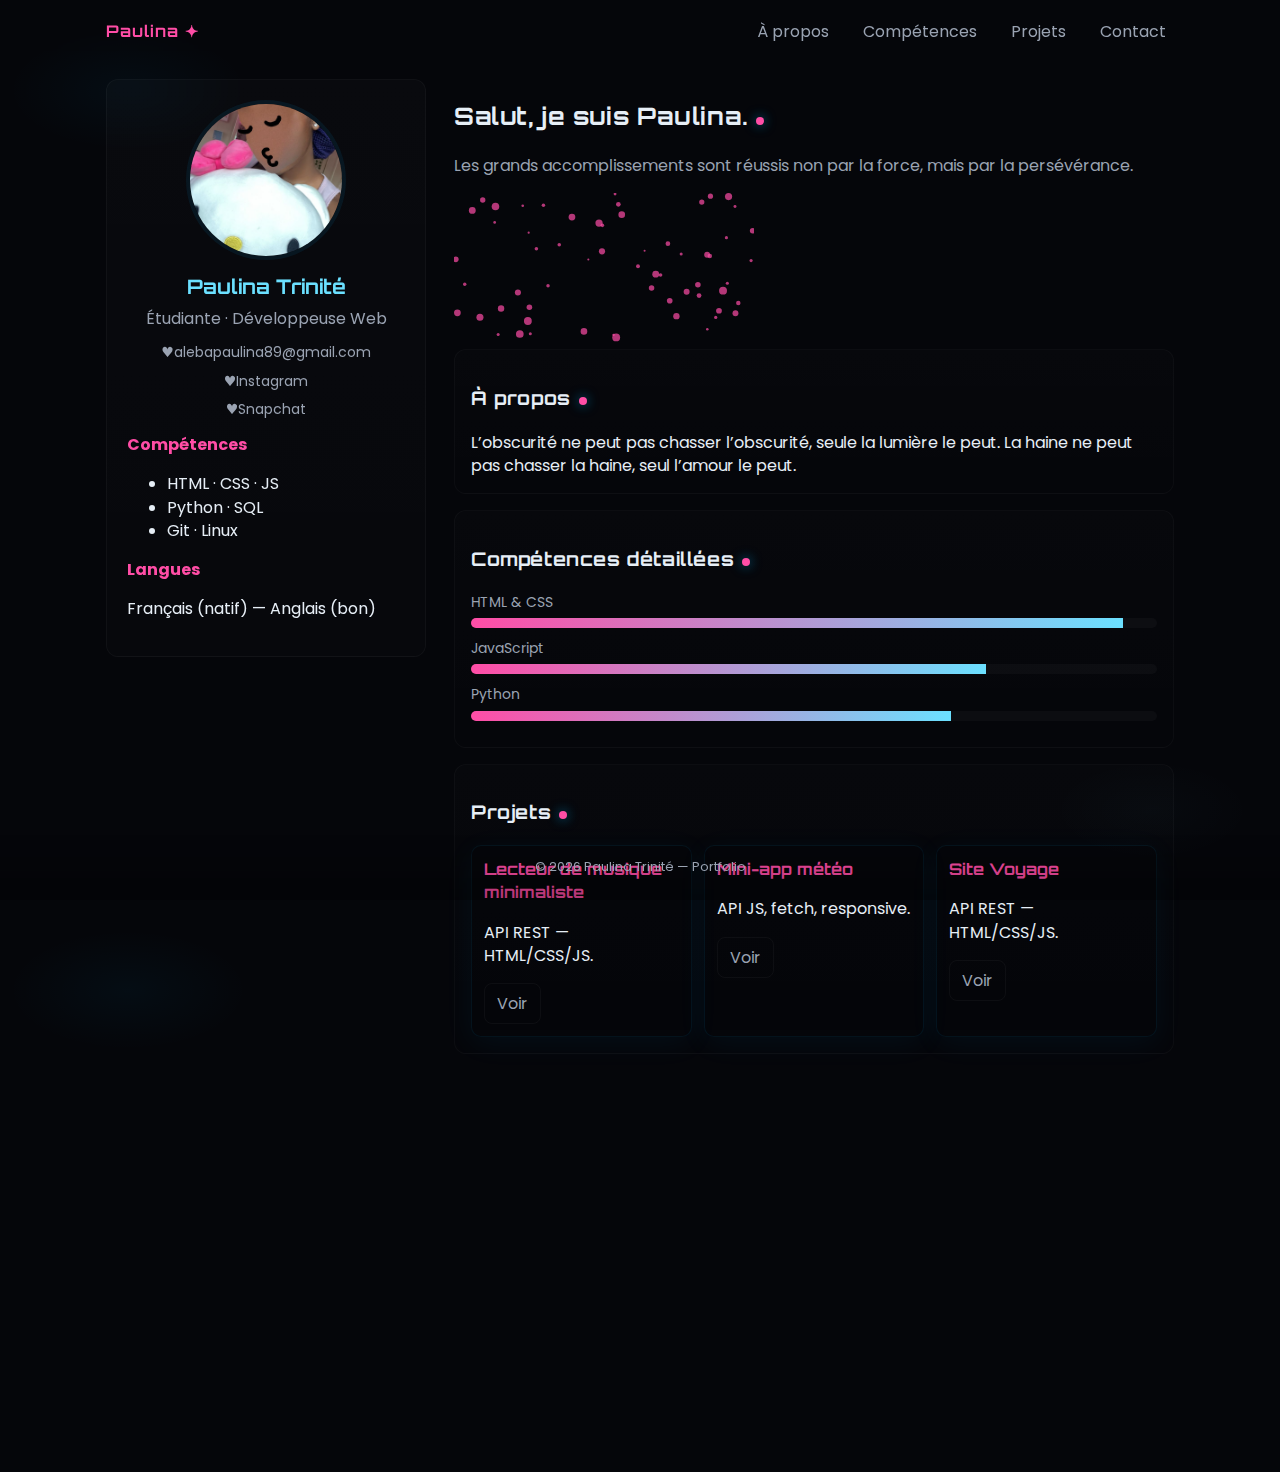
<file: projet/index.html>
<!DOCTYPE html>
<html lang="fr">
<head>
  <meta charset="utf-8" />
  <meta name="viewport" content="width=device-width, initial-scale=1" />
  <title>Paulina Trinité — Portfolio</title>

  <link href="https://fonts.googleapis.com/css2?family=Orbitron:wght@400;700&family=Poppins:wght@300;400;600&display=swap" rel="stylesheet" />


  <link rel="stylesheet" href="style.css" />

  <meta name="description" content="Portfolio de Paulina Trinité. CV en ligne, projets, contact." />
</head>
<body>
  <header class="site-header" id="top">
    <nav class="nav">
      <a class="logo" href="#top">Paulina ✦</a>
      <ul class="nav-links">
        <li><a href="#about">À propos</a></li>
        <li><a href="#skills">Compétences</a></li>
        <li><a href="#projects">Projets</a></li>
        <li><a href="#contact">Contact</a></li>
      </ul>
      <button class="nav-toggle" aria-label="Ouvrir le menu">☰</button>
    </nav>
  </header>

  <main class="container">
    <section class="hero">
      <div class="hero-left glass">
        <img class="avatar" src="image/téléchargement (4).jpg" alt="Photo de Paulina" />
        <h1 class="name">Paulina Trinité</h1>
        <p class="role">Étudiante · Développeuse Web</p>
        <div class="contact-mini">
          <a href="mailto:alebapaulina89@gmail.com">♥alebapaulina89@gmail.com</a>
          <a href="https://www.instagram.com/li_naalb?igsh=ZHpsbHFmYWc4bWs%3D&utm_source=qr" target="_blank">♥Instagram</a>
          <a href="https://snapchat.com/t/KpWpgwNT" target="_blank">♥Snapchat</a>
        </div>

        <div class="skills-compact">
          <h4>Compétences</h4>
          <ul>
            <li>HTML · CSS · JS</li>
            <li>Python · SQL</li>
            <li>Git · Linux</li>
          </ul>
        </div>

        <div class="lang">
          <h4>Langues</h4>
          <p>Français (natif) — Anglais (bon)</p>
        </div>
      </div>

      <div class="hero-right">
        <div class="intro">
          <h2>Salut, je suis Paulina.</h2>
          <p class="lead">Les grands accomplissements sont réussis non par la force, mais par la persévérance.</p>
        </div>

        <div class="animation-box">
          <canvas id="animationCanvas"></canvas>
        </div>

        <section id="about" class="about card">
          <h3>À propos</h3>
          <p>L’obscurité ne peut pas chasser l’obscurité, seule la lumière le peut. La haine ne peut pas chasser la haine, seul l’amour le peut.</p>
        </section>

        <section id="skills" class="card">
          <h3>Compétences détaillées</h3>

          <div class="skill">
            <label>HTML & CSS</label>
            <div class="bar"><span style="--v:95%"></span></div>
          </div>

          <div class="skill">
            <label>JavaScript</label>
            <div class="bar"><span style="--v:75%"></span></div>
          </div>

          <div class="skill">
            <label>Python</label>
            <div class="bar"><span style="--v:70%"></span></div>
          </div>
        </section>

        <section id="projects" class="card projects">
          <h3>Projets</h3>
          <div class="project-grid">
            <article class="project" tabindex="0">
              <h4>Lecteur de musique minimaliste</h4>
              <p>API REST — HTML/CSS/JS.</p>
              <a class="btn" href="file:///C:/Users/aleba/OneDrive/Documents/Lecteur%20de%20musique%20minimaliste/index.html" aria-label="Voir projet">Voir</a>
            </article>

            <article class="project" tabindex="0">
              <h4>Mini-app météo</h4>
              <p>API JS, fetch, responsive.</p>
              <a class="btn" href="file:///C:/Users/aleba/OneDrive/Documents/M%C3%A9t%C3%A9o%20app/index.html">Voir</a>
            </article>

            <article class="project" tabindex="0">
              <h4>Site Voyage</h4>
              <p>API REST — HTML/CSS/JS.</p>
              <a class="btn" href="file:///C:/Users/aleba/OneDrive/Documents/site%20el%C3%A8ves/Agence%20de%20Voyage/index.html">Voir</a>
            </article>
          </div>
        </section>

        <section id="contact" class="card contact-card">
          <h3>Contact</h3>
          <form id="contactForm" novalidate>
            <div class="form-row">
              <label for="name">Nom</label>
              <input id="name" name="name" type="text" required maxlength="60" placeholder="Paulina" />
            </div>

            <div class="form-row">
              <label for="email">Email</label>
              <input id="email" name="email" type="email" required placeholder="paulina@example.com" />
            </div>

            <div class="form-row">
              <label for="message">Message</label>
              <textarea id="message" name="message" rows="4" required placeholder="Écris ton message..."></textarea>
            </div>

            <div class="form-actions">
              <button type="submit" class="primary">Envoyer</button>
              <button type="reset" class="ghost">Réinitialiser</button>
            </div>
            
            <p id="formMsg" class="form-msg" role="status" aria-live="polite"></p>    
          </form>
        </section>
      </div>
    </section>
  </main>

  <footer class="site-footer">
    <p>© <span id="year"></span> Paulina Trinité — Portfolio</p>
  </footer>

  <script> 
    document.getElementById('year').textContent = new Date().getFullYear();

    const navToggle = document.querySelector('.nav-toggle');
    const navLinks = document.querySelector('.nav-links');
    navToggle.addEventListener('click', () => navLinks.classList.toggle('open'));

    const observer = new IntersectionObserver((entries) => {
      entries.forEach((e) => {
        if (e.isIntersecting) e.target.classList.add('reveal');
      });
    }, { threshold: 0.15 });
    document.querySelectorAll('.card, .project').forEach((el) => observer.observe(el));

    const form = document.getElementById('contactForm');
    const formMsg = document.getElement

    const canvas = document.getElementById('animationCanvas');
const ctx = canvas.getContext('2d');

canvas.width = canvas.offsetWidth;
canvas.height = canvas.offsetHeight;

let particles = [];
for (let i = 0; i < 60; i++) {
  particles.push({
    x: Math.random() * canvas.width,
    y: Math.random() * canvas.height,
    r: Math.random() * 3 + 1,
    dx: (Math.random() - 0.5) * 1.5,
    dy: (Math.random() - 0.5) * 1.5
  });
}

function animateParticles() {
  ctx.clearRect(0, 0, canvas.width, canvas.height);
  particles.forEach(p => {
    ctx.beginPath();
    ctx.arc(p.x, p.y, p.r, 0, Math.PI * 2);
    ctx.fillStyle = 'rgba(255,77,166,0.7)';
    ctx.fill();

    p.x += p.dx;
    p.y += p.dy;

    if (p.x < 0 || p.x > canvas.width) p.dx *= -1;
    if (p.y < 0 || p.y > canvas.height) p.dy *= -1;
  });
  requestAnimationFrame(animateParticles);
}

animateParticles();
  </script>
</body>
</html>
</file>
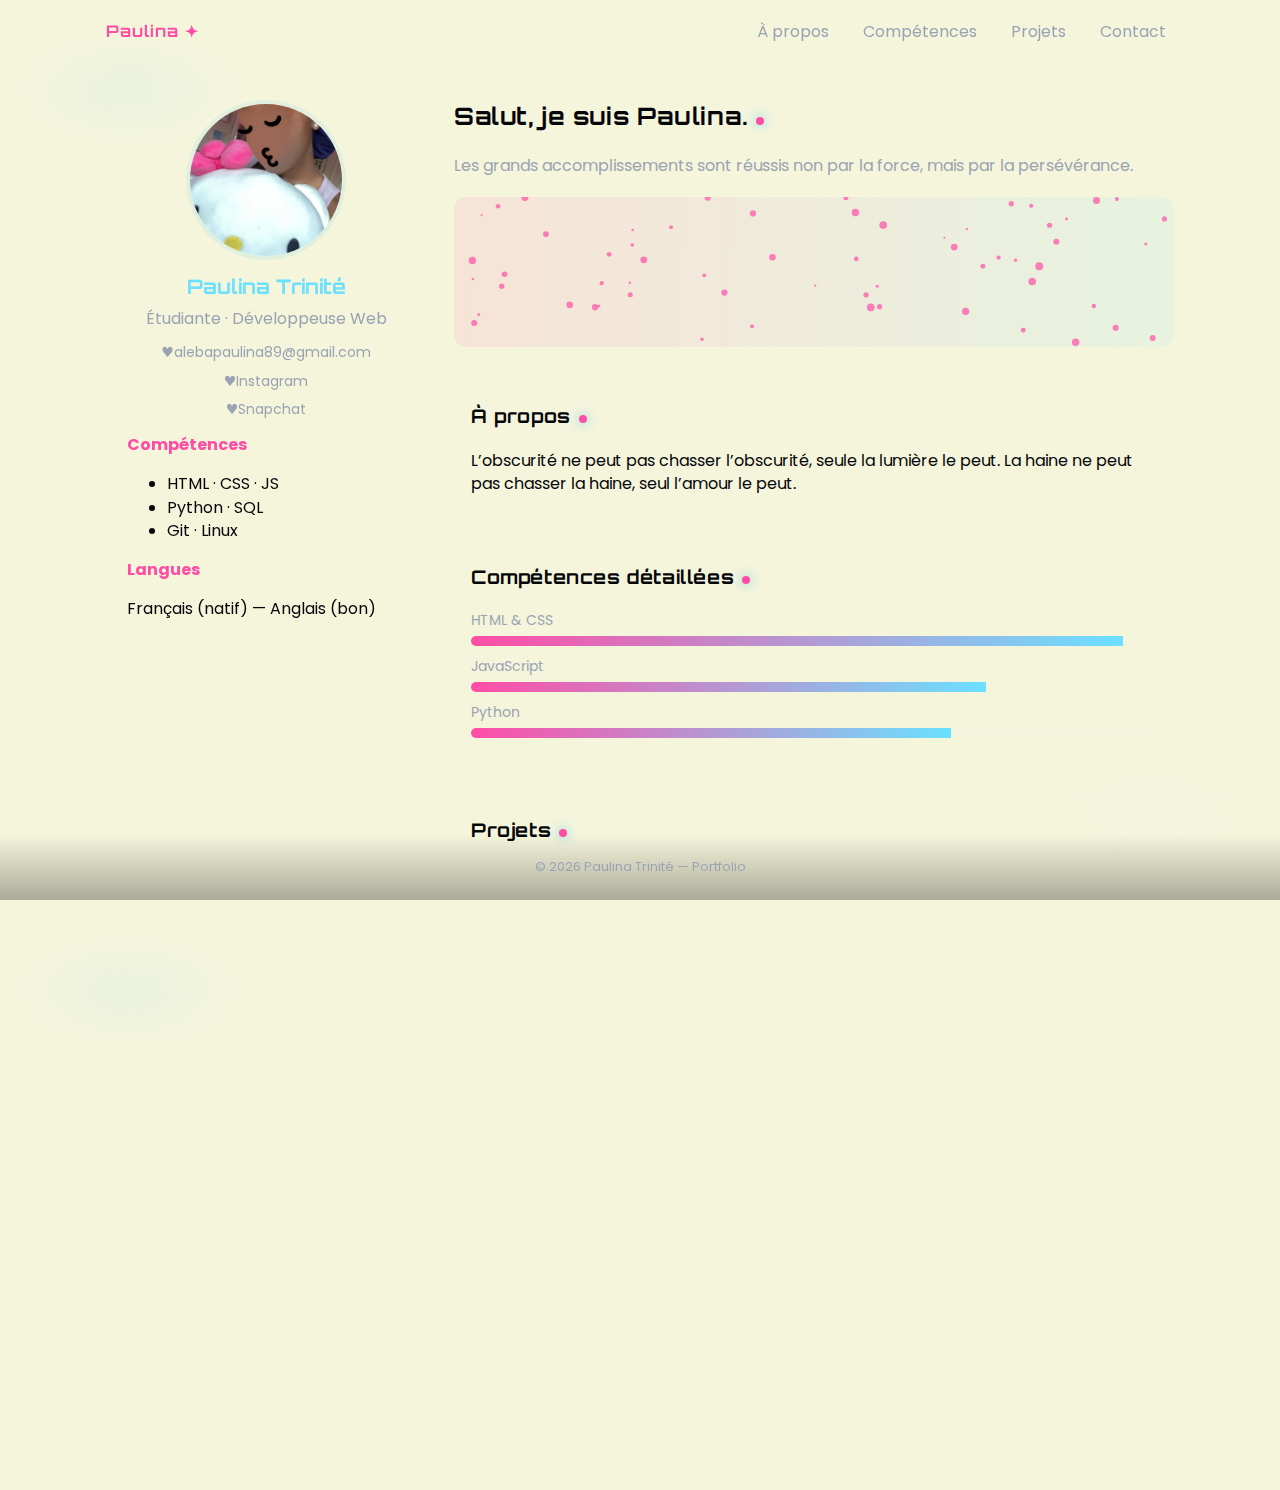
<file: page_accueil.html>
<!DOCTYPE html>
<html lang="fr">
<head>
  <meta charset="utf-8" />
  <meta name="viewport" content="width=device-width, initial-scale=1" />
  <title>Paulina Trinité — Portfolio</title>

  <link href="https://fonts.googleapis.com/css2?family=Orbitron:wght@400;700&family=Poppins:wght@300;400;600&display=swap" rel="stylesheet" />


  <link rel="stylesheet" href="style.css" />

  <meta name="description" content="Portfolio de Paulina Trinité. CV en ligne, projets, contact." />
</head>
<body>
  <header class="site-header" id="top">
    <nav class="nav">
      <a class="logo" href="#top">Paulina ✦</a>
      <ul class="nav-links">
        <li><a href="#about">À propos</a></li>
        <li><a href="#skills">Compétences</a></li>
        <li><a href="#projects">Projets</a></li>
        <li><a href="#contact">Contact</a></li>
      </ul>
      <button class="nav-toggle" aria-label="Ouvrir le menu">☰</button>
    </nav>
  </header>

  <main class="container">
    <section class="hero">
      <div class="hero-left glass">
        <img class="avatar" src="image/téléchargement (4).jpg" alt="Photo de Paulina" />
        <h1 class="name">Paulina Trinité</h1>
        <p class="role">Étudiante · Développeuse Web</p>
        <div class="contact-mini">
          <a href="mailto:alebapaulina89@gmail.com">♥alebapaulina89@gmail.com</a>
          <a href="https://www.instagram.com/li_naalb?igsh=ZHpsbHFmYWc4bWs%3D&utm_source=qr" target="_blank">♥Instagram</a>
          <a href="https://snapchat.com/t/KpWpgwNT" target="_blank">♥Snapchat</a>
        </div>

        <div class="skills-compact">
          <h4>Compétences</h4>
          <ul>
            <li>HTML · CSS · JS</li>
            <li>Python · SQL</li>
            <li>Git · Linux</li>
          </ul>
        </div>

        <div class="lang">
          <h4>Langues</h4>
          <p>Français (natif) — Anglais (bon)</p>
        </div>
      </div>

      <div class="hero-right">
        <div class="intro">
          <h2>Salut, je suis Paulina.</h2>
          <p class="lead">Les grands accomplissements sont réussis non par la force, mais par la persévérance.</p>
        </div>

        <div class="animation-box">
          <canvas id="animationCanvas"></canvas>
        </div>

        <section id="about" class="about card">
          <h3>À propos</h3>
          <p>L’obscurité ne peut pas chasser l’obscurité, seule la lumière le peut. La haine ne peut pas chasser la haine, seul l’amour le peut.</p>
        </section>

        <section id="skills" class="card">
          <h3>Compétences détaillées</h3>

          <div class="skill">
            <label>HTML & CSS</label>
            <div class="bar"><span style="--v:95%"></span></div>
          </div>

          <div class="skill">
            <label>JavaScript</label>
            <div class="bar"><span style="--v:75%"></span></div>
          </div>

          <div class="skill">
            <label>Python</label>
            <div class="bar"><span style="--v:70%"></span></div>
          </div>
        </section>

        <section id="projects" class="card projects">
          <h3>Projets</h3>
          <div class="project-grid">
            <article class="project" tabindex="0">
              <h4>Lecteur de musique minimaliste</h4>
              <p>API REST — HTML/CSS/JS.</p>
              <a class="btn" href="file:///C:/Users/aleba/OneDrive/Documents/Lecteur%20de%20musique%20minimaliste/page_d'accueil.html" aria-label="Voir projet">Voir</a>
            </article>

            <article class="project" tabindex="0">
              <h4>Mini-app météo</h4>
              <p>API JS, fetch, responsive.</p>
              <a class="btn" href="file:///C:/Users/aleba/OneDrive/Documents/M%C3%A9t%C3%A9o%20app/page_accueil.html">Voir</a>
            </article>

            <article class="project" tabindex="0">
              <h4>Site Voyage</h4>
              <p>API REST — HTML/CSS/JS.</p>
              <a class="btn" href="file:///C:/Users/aleba/OneDrive/Documents/site%20el%C3%A8ves/Agence%20de%20Voyage/page_accueil.html">Voir</a>
            </article>
          </div>
        </section>

        <section id="contact" class="card contact-card">
          <h3>Contact</h3>
          <form id="contactForm" novalidate>
            <div class="form-row">
              <label for="name">Nom</label>
              <input id="name" name="name" type="text" required maxlength="60" placeholder="Paulina" />
            </div>

            <div class="form-row">
              <label for="email">Email</label>
              <input id="email" name="email" type="email" required placeholder="paulina@example.com" />
            </div>

            <div class="form-row">
              <label for="message">Message</label>
              <textarea id="message" name="message" rows="4" required placeholder="Écris ton message..."></textarea>
            </div>

            <div class="form-actions">
              <button type="submit" class="primary">Envoyer</button>
              <button type="reset" class="ghost">Réinitialiser</button>
            </div>
            
            <p id="formMsg" class="form-msg" role="status" aria-live="polite"></p>    
          </form>
        </section>
      </div>
    </section>
  </main>

  <footer class="site-footer">
    <p>© <span id="year"></span> Paulina Trinité — Portfolio</p>
  </footer>

  <script> 
    document.getElementById('year').textContent = new Date().getFullYear();

    const navToggle = document.querySelector('.nav-toggle');
    const navLinks = document.querySelector('.nav-links');
    navToggle.addEventListener('click', () => navLinks.classList.toggle('open'));

    const observer = new IntersectionObserver((entries) => {
      entries.forEach((e) => {
        if (e.isIntersecting) e.target.classList.add('reveal');
      });
    }, { threshold: 0.15 });
    document.querySelectorAll('.card, .project').forEach((el) => observer.observe(el));

    const form = document.getElementById('contactForm');
    const formMsg = document.getElement

    const canvas = document.getElementById('animationCanvas');
const ctx = canvas.getContext('2d');

canvas.width = canvas.offsetWidth;
canvas.height = canvas.offsetHeight;

let particles = [];
for (let i = 0; i < 60; i++) {
  particles.push({
    x: Math.random() * canvas.width,
    y: Math.random() * canvas.height,
    r: Math.random() * 3 + 1,
    dx: (Math.random() - 0.5) * 1.5,
    dy: (Math.random() - 0.5) * 1.5
  });
}

function animateParticles() {
  ctx.clearRect(0, 0, canvas.width, canvas.height);
  particles.forEach(p => {
    ctx.beginPath();
    ctx.arc(p.x, p.y, p.r, 0, Math.PI * 2);
    ctx.fillStyle = 'rgba(255,77,166,0.7)';
    ctx.fill();

    p.x += p.dx;
    p.y += p.dy;

    if (p.x < 0 || p.x > canvas.width) p.dx *= -1;
    if (p.y < 0 || p.y > canvas.height) p.dy *= -1;
  });
  requestAnimationFrame(animateParticles);
}

animateParticles();
  </script>
</body>
</html>
</file>
<file: projet/style.css>
:root{
    --bg:#05060a;
    --card:#0b0f18;
    --glass: rgba(255,255,255,0.03);
    --accent:#ff4da6;
    --accent-2:#6be0ff;
    --muted:#9aa3b2;
    --radius:12px;
    --maxw:1100px;
    --transition:300ms;
}

*{box-sizing:border-box}
html,body{height:100%}
body{
    margin:0;
    font-family:"Poppins",system-ui,Arial;
    background: radial-gradient(1200px 600px at 10% 10%, rgba(0,176,255,0.04), transparent 10%),
                radial-gradient(1000px 500px at 90% 90%, rgba(107,224,255,0.02), transparent 10%),
                var(--bg);
    color:#e6eef6;
    -webkit-font-smoothing:antialiased;
    -moz-osx-font-smoothing:grayscale;
    line-height:1.45;
    padding-bottom:80px;
}

.site-header{position:sticky;top:0;z-index:50;backdrop-filter: blur(6px)}
.nav{max-width:var(--maxw);margin:12px auto;display:flex;align-items:center;justify-content:space-between;padding:8px 16px}
.logo{font-family:"Orbitron";letter-spacing:1px;color:var(--accent);text-decoration:none;font-weight:700}
.nav-links{display:flex;gap:18px;list-style:none;margin:0;padding:0}
.nav-links a{color:var(--muted);text-decoration:none;padding:8px;border-radius:8px;transition:color var(--transition), transform var(--transition)}
.nav-links a:hover{color:var(--accent);transform:translateY(-2px)}
.nav-toggle{display:none;background:none;border:1px solid rgba(255,255,255,0.04);color:var(--muted);padding:8px;border-radius:8px}

.container{max-width:var(--maxw);margin:28px auto;padding:0 16px}
.hero{display:grid;grid-template-columns:320px 1fr;gap:28px;align-items:start}
.glass{background:linear-gradient(180deg, rgba(255,255,255,0.02), rgba(255,255,255,0.01));border:1px solid rgba(255,255,255,0.04);padding:20px;border-radius:var(--radius);backdrop-filter: blur(6px)}

.avatar{width:160px;height:160px;border-radius:50%;object-fit:cover;border:4px solid rgba(0,176,255,0.08);display:block;margin:0 auto 12px}
.name{text-align:center;margin:0;font-family:"Orbitron";font-size:20px;color:var(--accent-2)}
.role{text-align:center;margin:6px 0 12px;color:var(--muted)}
.contact-mini{display:flex;flex-direction:column;gap:8px;text-align:center}
.contact-mini a{color:var(--muted);text-decoration:none;font-size:14px}
.skills-compact, .lang{margin-top:14px}
.skills-compact h4, .lang h4{margin:0 0 8px;color:var(--accent)}

.hero-right .intro{margin-bottom:16px}
.lead{color:var(--muted);margin-top:6px}
.card{background:linear-gradient(180deg, rgba(255,255,255,0.01), rgba(255,255,255,0.005));border-radius:12px;padding:16px;margin-bottom:16px;border:1px solid rgba(255,255,255,0.03);opacity:0;transform:translateY(10px);transition:all 560ms ease}
.card.reveal{opacity:1;transform:none}
.about p{margin:0}

.skill{margin:10px 0}
.skill label{display:block;font-size:14px;color:var(--muted);margin-bottom:6px}
.bar{background:rgba(255,255,255,0.03);height:10px;border-radius:999px;overflow:hidden}
.bar span{display:block;height:100%;width:var(--v,50%);background:linear-gradient(90deg,var(--accent),var(--accent-2));transition:width 900ms ease}

.projects .project-grid{display:grid;grid-template-columns:repeat(auto-fit,minmax(200px,1fr));gap:12px}
.project{padding:12px;border-radius:10px;border:1px solid rgba(255,255,255,0.02);background:linear-gradient(180deg, rgba(0,0,0,0.06), transparent);opacity:0;transform:translateY(10px);transition:all 560ms}
.project.reveal, .project:focus, .project:hover{opacity:1;transform:none;box-shadow:0 6px 30px rgba(0,176,255,0.06);border-color:rgba(0,176,255,0.08)}
.project h4{margin:0 0 6px;font-family:"Orbitron";color:var(--accent)}
.btn{display:inline-block;padding:8px 12px;border-radius:8px;text-decoration:none;background:transparent;border:1px solid rgba(255,255,255,0.04);color:var(--muted);transition:all var(--transition)}
.btn:hover{background:linear-gradient(90deg,var(--accent),var(--accent-2));color:#021328;border-color:transparent;transform:translateY(-3px)}

* Contact form */
.contact-card form{display:grid;gap:12px}
.form-row label{display:block;font-size:13px;color:var(--muted);margin-bottom:6px}
.form-row input, .form-row textarea{width:100%;padding:10px;border-radius:8px;border:1px solid rgba(255,255,255,0.04);background:transparent;color:inherit;outline:none}
.form-actions{display:flex;gap:10px}
.primary{background:linear-gradient(90deg,var(--accent),var(--accent-2));border:none;padding:10px 14px;border-radius:8px;color:#021328;cursor:pointer}
.ghost{background:transparent;border:1px solid rgba(255,255,255,0.06);padding:10px;border-radius:8px;color:var(--muted);cursor:pointer}
.form-msg{margin-top:6px;font-size:14px;color:var(--muted)}
.form-msg.error{color:#ff7b7b}

.site-footer{text-align:center;color:var(--muted);position:fixed;left:0;right:0;bottom:0;padding:10px 0;background:linear-gradient(180deg, transparent, rgba(0,0,0,0.3));font-size:13px}

@media (max-width:900px){
  .hero{grid-template-columns:1fr;gap:18px}
  .nav-links{display:none;position:absolute;right:16px;top:60px;background:var(--card);padding:10px;border-radius:8px;flex-direction:column}
  .nav-links.open{display:flex}
  .nav-toggle{display:inline-block}
  .site-footer{position:static;margin-top:24px}
}

a:focus, button:focus, .project:focus {outline:3px solid rgba(0,176,255,0.12);outline-offset:3px}

h2, h3 {font-family:"Orbitron";letter-spacing:0.6px}
h2::after, h3::after{
  content:"";
  display:inline-block;
  width:8px;height:8px;margin-left:8px;border-radius:50%;
  background:var(--accent);
  box-shadow:0 0 12px rgba(0,176,255,0.6),0 0 24px rgba(107,224,255,0.12);
  animation:blink 2s infinite;
}
@keyframes blink{
  0%,40%{opacity:1;transform:translateY(0)}
  50%{opacity:0.2;transform:translateY(-3px)}
  100%{opacity:1;transform:none}
}
</file>
<file: style.css>
:root{
    --bg:#F5F5DC;
    --card:#0b0f18;
    --glass: rgba(255,255,255,0.03);
    --accent:#ff4da6;
    --accent-2:#6be0ff;
    --muted:#9aa3b2;
    --radius:12px;
    --maxw:1100px;
    --transition:300ms;
}

.animation-bottom-left{
  position: fixed; 
  bottom: -2px;
  left: 0;
}

*{box-sizing:border-box}
html,body{height:100%}
body{
    margin:0;
    font-family:"Poppins",system-ui,Arial;
    background: radial-gradient(1200px 600px at 10% 10%, rgba(0,176,255,0.04), transparent 10%),
                radial-gradient(1000px 500px at 90% 90%, rgba(107,224,255,0.02), transparent 10%),
                var(--bg);
    color:#05060a;
    -webkit-font-smoothing:antialiased;
    -moz-osx-font-smoothing:grayscale;
    line-height:1.45;
    padding-bottom:80px;
}

.site-header{position:sticky;top:0;z-index:50;backdrop-filter: blur(6px)}
.nav{max-width:var(--maxw);margin:12px auto;display:flex;align-items:center;justify-content:space-between;padding:8px 16px}
.logo{font-family:"Orbitron";letter-spacing:1px;color:var(--accent);text-decoration:none;font-weight:700}
.nav-links{display:flex;gap:18px;list-style:none;margin:0;padding:0}
.nav-links a{color:var(--muted);text-decoration:none;padding:8px;border-radius:8px;transition:color var(--transition), transform var(--transition)}
.nav-links a:hover{color:var(--accent);transform:translateY(-2px)}
.nav-toggle{display:none;background:none;border:1px solid rgba(255,255,255,0.04);color:var(--muted);padding:8px;border-radius:8px}

.container{max-width:var(--maxw);margin:28px auto;padding:0 16px}
.hero{display:grid;grid-template-columns:320px 1fr;gap:28px;align-items:start}
.glass{background:linear-gradient(180deg, rgba(255,255,255,0.02), rgba(255,255,255,0.01));border:1px solid rgba(255,255,255,0.04);padding:20px;border-radius:var(--radius);backdrop-filter: blur(6px)}

.avatar{width:160px;height:160px;border-radius:50%;object-fit:cover;border:4px solid rgba(0,176,255,0.08);display:block;margin:0 auto 12px}
.name{text-align:center;margin:0;font-family:"Orbitron";font-size:20px;color:var(--accent-2)}
.role{text-align:center;margin:6px 0 12px;color:var(--muted)}
.contact-mini{display:flex;flex-direction:column;gap:8px;text-align:center}
.contact-mini a{color:var(--muted);text-decoration:none;font-size:14px}
.skills-compact, .lang{margin-top:14px}
.skills-compact h4, .lang h4{margin:0 0 8px;color:var(--accent)}

.hero-right .intro{margin-bottom:16px}
.lead{color:var(--muted);margin-top:6px}
.card{background:linear-gradient(180deg, rgba(255,255,255,0.01), rgba(255,255,255,0.005));border-radius:12px;padding:16px;margin-bottom:16px;border:1px solid rgba(255,255,255,0.03);opacity:0;transform:translateY(10px);transition:all 560ms ease}
.card.reveal{opacity:1;transform:none}
.about p{margin:0}

.skill{margin:10px 0}
.skill label{display:block;font-size:14px;color:var(--muted);margin-bottom:6px}
.bar{background:rgba(255,255,255,0.03);height:10px;border-radius:999px;overflow:hidden}
.bar span{display:block;height:100%;width:var(--v,50%);background:linear-gradient(90deg,var(--accent),var(--accent-2));transition:width 900ms ease}

.projects .project-grid{display:grid;grid-template-columns:repeat(auto-fit,minmax(200px,1fr));gap:12px}
.project{padding:12px;border-radius:10px;border:1px solid rgba(255,255,255,0.02);background:linear-gradient(180deg, rgba(0,0,0,0.06), transparent);opacity:0;transform:translateY(10px);transition:all 560ms}
.project.reveal, .project:focus, .project:hover{opacity:1;transform:none;box-shadow:0 6px 30px rgba(0,176,255,0.06);border-color:rgba(0,176,255,0.08)}
.project h4{margin:0 0 6px;font-family:"Orbitron";color:var(--accent)}
.btn{display:inline-block;padding:8px 12px;border-radius:8px;text-decoration:none;background:transparent;border:1px solid rgba(255,255,255,0.04);color:var(--muted);transition:all var(--transition)}
.btn:hover{background:linear-gradient(90deg,var(--accent),var(--accent-2));color:#021328;border-color:transparent;transform:translateY(-3px)}

* Contact form */
.contact-card form{display:grid;gap:12px}
.form-row label{display:block;font-size:13px;color:var(--muted);margin-bottom:6px}
.form-row input, .form-row textarea{width:100%;padding:10px;border-radius:8px;border:1px solid rgba(255,255,255,0.04);background:transparent;color:inherit;outline:none}
.form-actions{display:flex;gap:10px}
.primary{background:linear-gradient(90deg,var(--accent),var(--accent-2));border:none;padding:10px 14px;border-radius:8px;color:#021328;cursor:pointer}
.ghost{background:transparent;border:1px solid rgba(255,255,255,0.06);padding:10px;border-radius:8px;color:var(--muted);cursor:pointer}
.form-msg{margin-top:6px;font-size:14px;color:var(--muted)}
.form-msg.error{color:#ff7b7b}

.site-footer{text-align:center;color:var(--muted);position:fixed;left:0;right:0;bottom:0;padding:10px 0;background:linear-gradient(180deg, transparent, rgba(0,0,0,0.3));font-size:13px}

@media (max-width:900px){
  .hero{grid-template-columns:1fr;gap:18px}
  .nav-links{display:none;position:absolute;right:16px;top:60px;background:var(--card);padding:10px;border-radius:8px;flex-direction:column}
  .nav-links.open{display:flex}
  .nav-toggle{display:inline-block}
  .site-footer{position:static;margin-top:24px}
}

a:focus, button:focus, .project:focus {outline:3px solid rgba(0,176,255,0.12);outline-offset:3px}

h2, h3 {font-family:"Orbitron";letter-spacing:0.6px}
h2::after, h3::after{
  content:"";
  display:inline-block;
  width:8px;height:8px;margin-left:8px;border-radius:50%;
  background:var(--accent);
  box-shadow:0 0 12px rgba(0,176,255,0.6),0 0 24px rgba(107,224,255,0.12);
  animation:blink 2s infinite;
}
@keyframes blink{
  0%,40%{opacity:1;transform:translateY(0)}
  50%{opacity:0.2;transform:translateY(-3px)}
  100%{opacity:1;transform:none}
}

.animation-box {
  position: relative;
  width: 100%;
  height: 150px;
  margin: 20px 0;
  border-radius: var(--radius);
  overflow: hidden;
  background: linear-gradient(90deg, rgba(255,77,166,0.1), rgba(107,224,255,0.1));
}

#animationCanvas {
  width: 100%;
  height: 100%;
  display: block;
}

html {
  scroll-behavior: smooth;
}
::-webkit-scrollbar {
  width: 10px;
}
::-webkit-scrollbar-thumb {
  background: linear-gradient(var(--accent), var(--accent-2));
  border-radius: 999px;
}
</file>
